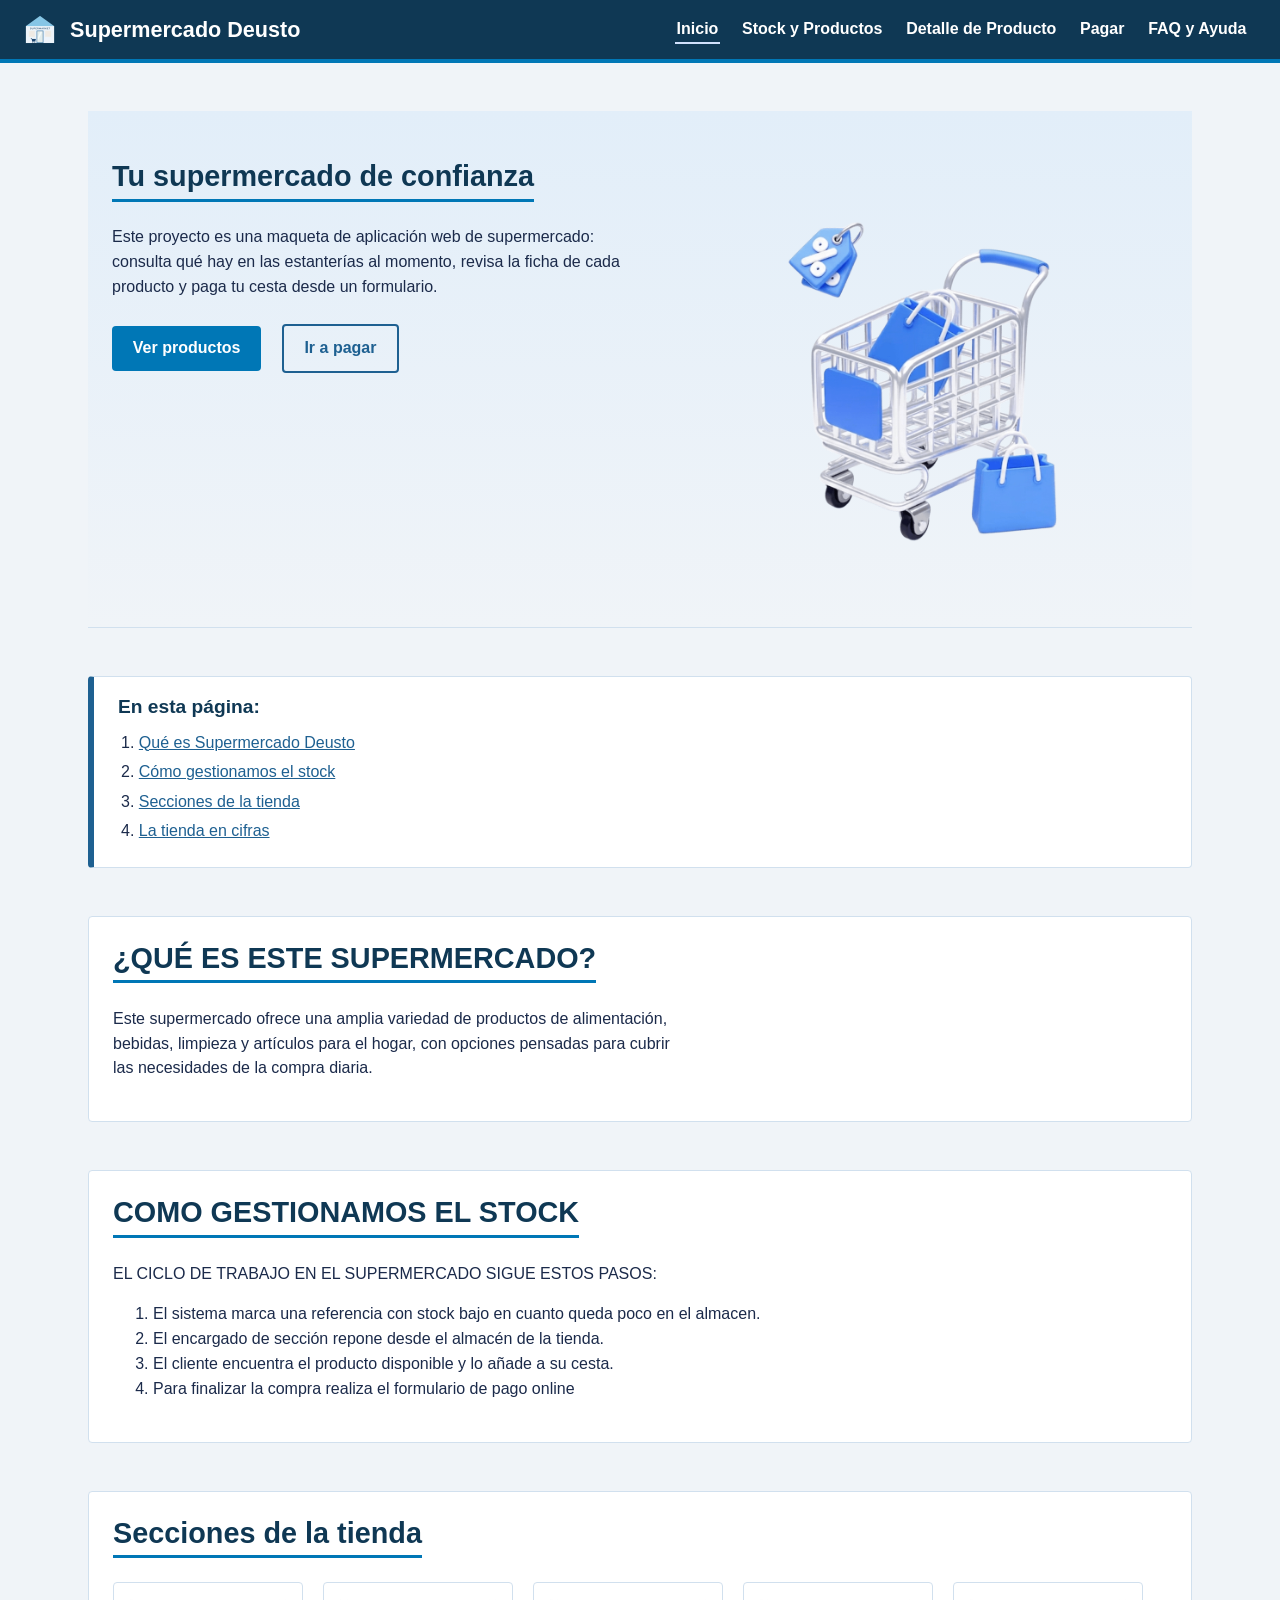
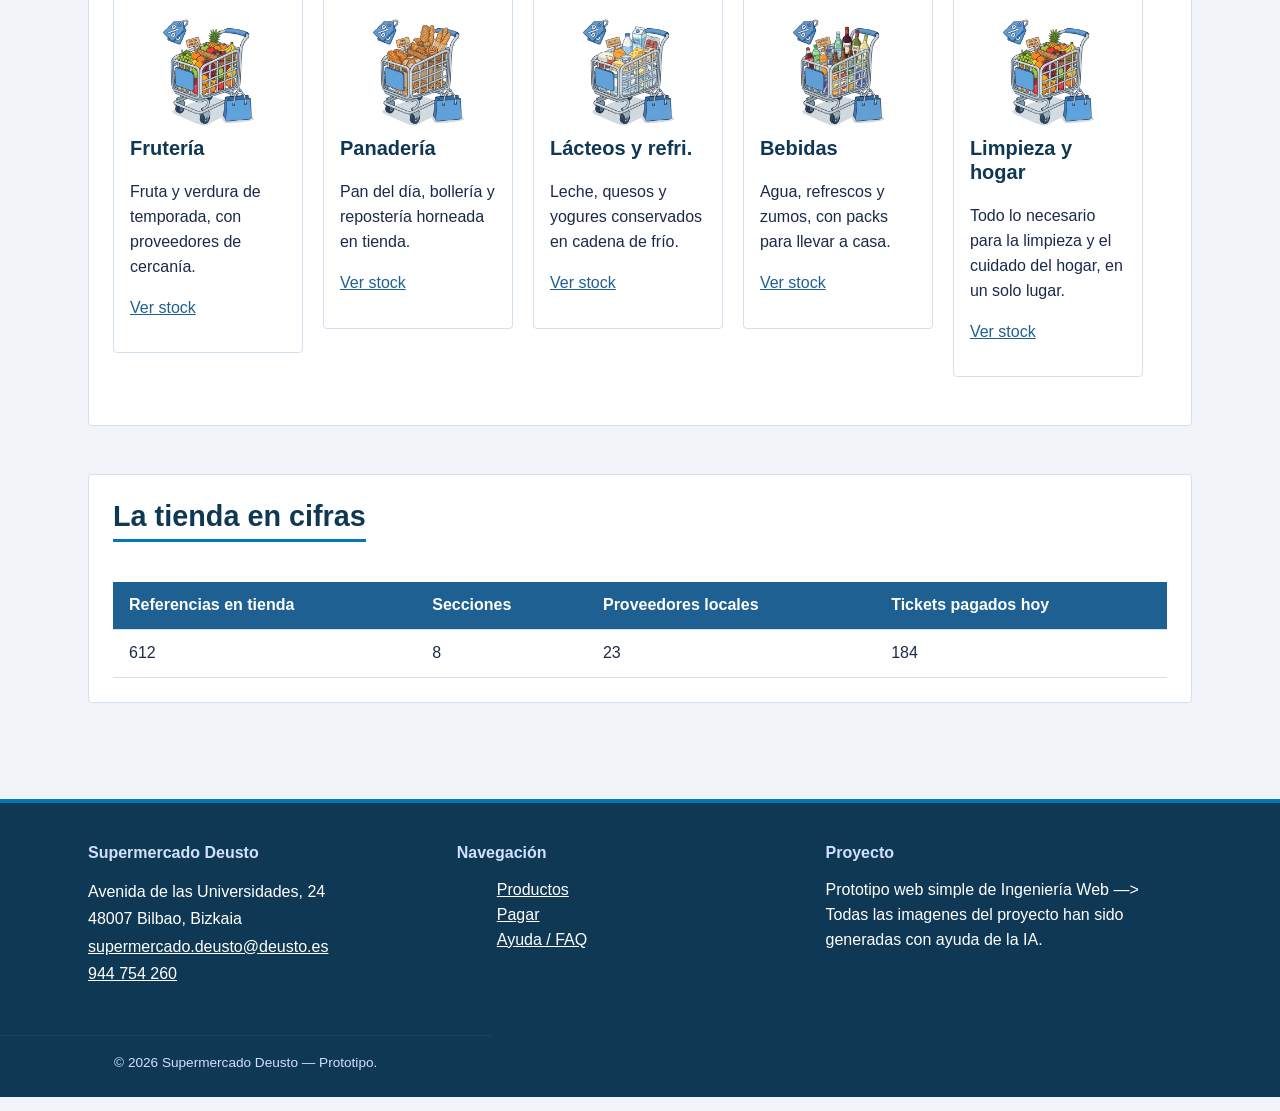
<file: index.html>
<!DOCTYPE html>
<html lang="es">
    <head>
        <meta charset="UTF-8">
        <title> Supermercado Deusto - Gestión de Stock y Compras</title>
        <link rel="stylesheet" href="styles.css">
        <link rel="icon" href="images/icon.png">
        <meta name="viewport" content="width=device-width, initial-scale=1.0">
    </head>

    <!-- CABECERA DE NAVEGACIÓN GLOBAL -->
    <header id="cabecera-principal" class="cabecera">
        <div class="contenedor-logo">
            <img src="images/icon.png" alt="Logotipo del Supermercado" class="logo">
            <h1 class="titulo">Supermercado Deusto</h1>
        </div>
        
        <nav aria-label="Navegación principal">
            <ul class="menu">
                <li><a href="index.html" class="enlace-activo">Inicio</a></li>
                <li><a href="productos.html">Stock y Productos</a></li>
                <li><a href="detalle-producto.html">Detalle de Producto</a></li>
                <li><a href="pagar.html">Pagar</a></li>
                <li><a href="ayuda.html">FAQ y Ayuda</a></li>
            </ul>
        </nav>
    </header>

    <!-- CONTENIDO PRINCIPAL-->
    <main id="contenido">
        <section class="presentacion">
          <div class="contenedor">
            <div class="texto-inicio">
              <h2>Tu supermercado de confianza</h2>
              <p>Este proyecto es una maqueta de aplicación web de supermercado: consulta qué hay
                en las estanterías al momento, revisa la ficha de cada producto y paga tu cesta desde un
                formulario.</p>
              <div class="botones">
                <a class="btn1" href="productos.html">Ver productos</a>
                <a class="btn2" href="pagar.html">Ir a pagar</a>
              </div>
            </div>
            <div class="imagen">
              <img src="images/carrito-sinfondo.png" alt="Ilustración de carrito con descuento">
            </div>
          </div>
        </section>

        <nav class="menu-pagina">
            <div class="cabecera-caja">
              <h2>En esta página:</h2>
            </div>
            <ol>
              <li><a href="#que_es">Qué es Supermercado Deusto</a></li>
              <li><a href="#como_funciona">Cómo gestionamos el stock</a></li>
              <li><a href="#secciones">Secciones de la tienda</a></li>
              <li><a href="#cifras">La tienda en cifras</a></li>
            </ol>
        </nav>

        <!-- DESCRIPCION SUPER-->
        <section id="que_es" class="box">
          <h2>¿QUÉ ES ESTE SUPERMERCADO?</h2>
          <p>
            Este supermercado ofrece una amplia variedad de productos de alimentación, bebidas, limpieza y artículos para el hogar, con opciones pensadas para cubrir las necesidades de la compra diaria.
          </p>
        </section>

        <!--COMO FUNCIONA-->
        <section id="como_funciona" class="box">
            <div class="cabecera_caja">
                <h2>COMO GESTIONAMOS EL STOCK</h2>
            </div>
            <p> EL CICLO DE TRABAJO EN EL SUPERMERCADO SIGUE ESTOS PASOS:</p>
            <ol>
                <li>El sistema marca una referencia con stock bajo en cuanto queda poco en el almacen.</li>
                <li>El encargado de sección repone desde el almacén de la tienda.</li>
                <li>El cliente encuentra el producto disponible y lo añade a su cesta.</li>
                <li>Para finalizar la compra realiza el <a href="pagar.html"></a>formulario de pago online</li>
            </ol>
        </section>

        <!--SECCIONES DE LA TIENDA-->
        <section id="secciones" class="box">
            <div class="cabecera_caja">
                <h2>Secciones de la tienda</h2>
            </div>

          <article class="cart-sections">
            <header>
              <div class="contenedor-imagen">
                <img src="images/carrito-fruta.jpg" alt="Frutería" width="175" height="175">
              </div>
              <h3> Frutería</h3>
            </header>
            <div>
              <p>Fruta y verdura de temporada, con proveedores de cercanía.</p>
            </div>
            <footer>
              <p><a href="productos.html">Ver stock</a></p>
            </footer>
          </article>

          <article class="cart-sections">
            <header>
              <div class="contenedor-imagen">
                <img src="images/carrito-pan.jpg" alt="Panadería" width="175" height="175">
              </div>
              <h3> Panadería</h3>
            </header>
            <div>
              <p>Pan del día, bollería y repostería horneada en tienda.</p>
            </div>
            <footer>
              <p><a href="productos.html">Ver stock</a></p>
            </footer>
          </article>

          <article class="cart-sections">
            <header>
              <div class="contenedor-imagen">
                <img src="images/carrito-lacteos.jpg" alt="Lácteos y refrigerados" width="175" height="175">
              </div>
              <h3> Lácteos y refri.</h3>
            </header>
            <div>
              <p>Leche, quesos y yogures conservados en cadena de frío.</p>
            </div>
            <footer>
              <p><a href="productos.html">Ver stock</a></p>
            </footer>
          </article>

          <article class="cart-sections">
            <header>
              <div class="contenedor-imagen">
                <img src="images/carrito-bebidas.jpg" alt="Bebidas" width="175" height="175">
              </div>
              <h3> Bebidas</h3>
            </header>
            <div>
              <p>Agua, refrescos y zumos, con packs para llevar a casa.</p>
            </div>
            <footer>
              <p><a href="productos.html">Ver stock</a></p>
            </footer>
          </article>

          <article class="cart-sections">
            <header>
              <div class="contenedor-imagen">
                <img src="images/carrito-fruta.jpg" alt="Limpieza y hogar" width="175" height="175">
              </div>
              <h3> Limpieza y hogar </h3>
            </header>
            <div>
              <p>Todo lo necesario para la limpieza y el cuidado del hogar, en un solo lugar.</p>
            </div>
            <footer>
              <p><a href="productos.html">Ver stock</a></p>
            </footer>
          </article>
        </section>

        <!--CIFRAS-->
        <section id="cifras" class="box">
            <div class="cabecera_caja">
              <h2>La tienda en cifras</h2>
            </div>
            
            <table>
              <thead>
                <tr>
                  <th>Referencias en tienda</th>
                  <th>Secciones</th>
                  <th>Proveedores locales</th>
                  <th>Tickets pagados hoy</th>
                </tr>
              </thead>
              <tbody>
                <tr>
                  <td>612</td>
                  <td>8</td>
                  <td>23</td>
                  <td>184</td>
                </tr>
              </tbody>
            </table>
          </section>
    </main>

    <!--FOOTER-->
    <footer id="site-footer">
      <div class="contenedor-bottom">
        <div>
          <h3>Supermercado Deusto</h3>
            <address style="font-style: normal; margin-top: 0.5rem;">
            Avenida de las Universidades, 24<br>
            48007 Bilbao, Bizkaia<br>
              <a href="mailto:supermercado.deusto@deusto.es">supermercado.deusto@deusto.es</a><br>
              <a href="tel:+944754260">944&nbsp;754&nbsp;260</a>
            </address>
        </div>
      <div>
        <h3>Navegación</h3>
          <ul style="list-style: none; margin-top: 0.5rem;">
            <li><a href="productos.html">Productos</a></li>
            <li><a href="pagar.html">Pagar</a></li>
            <li><a href="ayuda.html">Ayuda / FAQ</a></li>
          </ul>
      </div>
        <div>
          <h3>Proyecto</h3>
            <p class="text-soft" style="margin-top: 0.5rem;">Prototipo web simple de Ingeniería Web —> Todas las imagenes del proyecto han sido generadas con ayuda de la IA.</p>
        </div>
      </div>
      <p class="footer-bottom">&copy; <time datetime="2026">2026</time> Supermercado Deusto — Prototipo.</p>
    </footer>
</html>
</file>
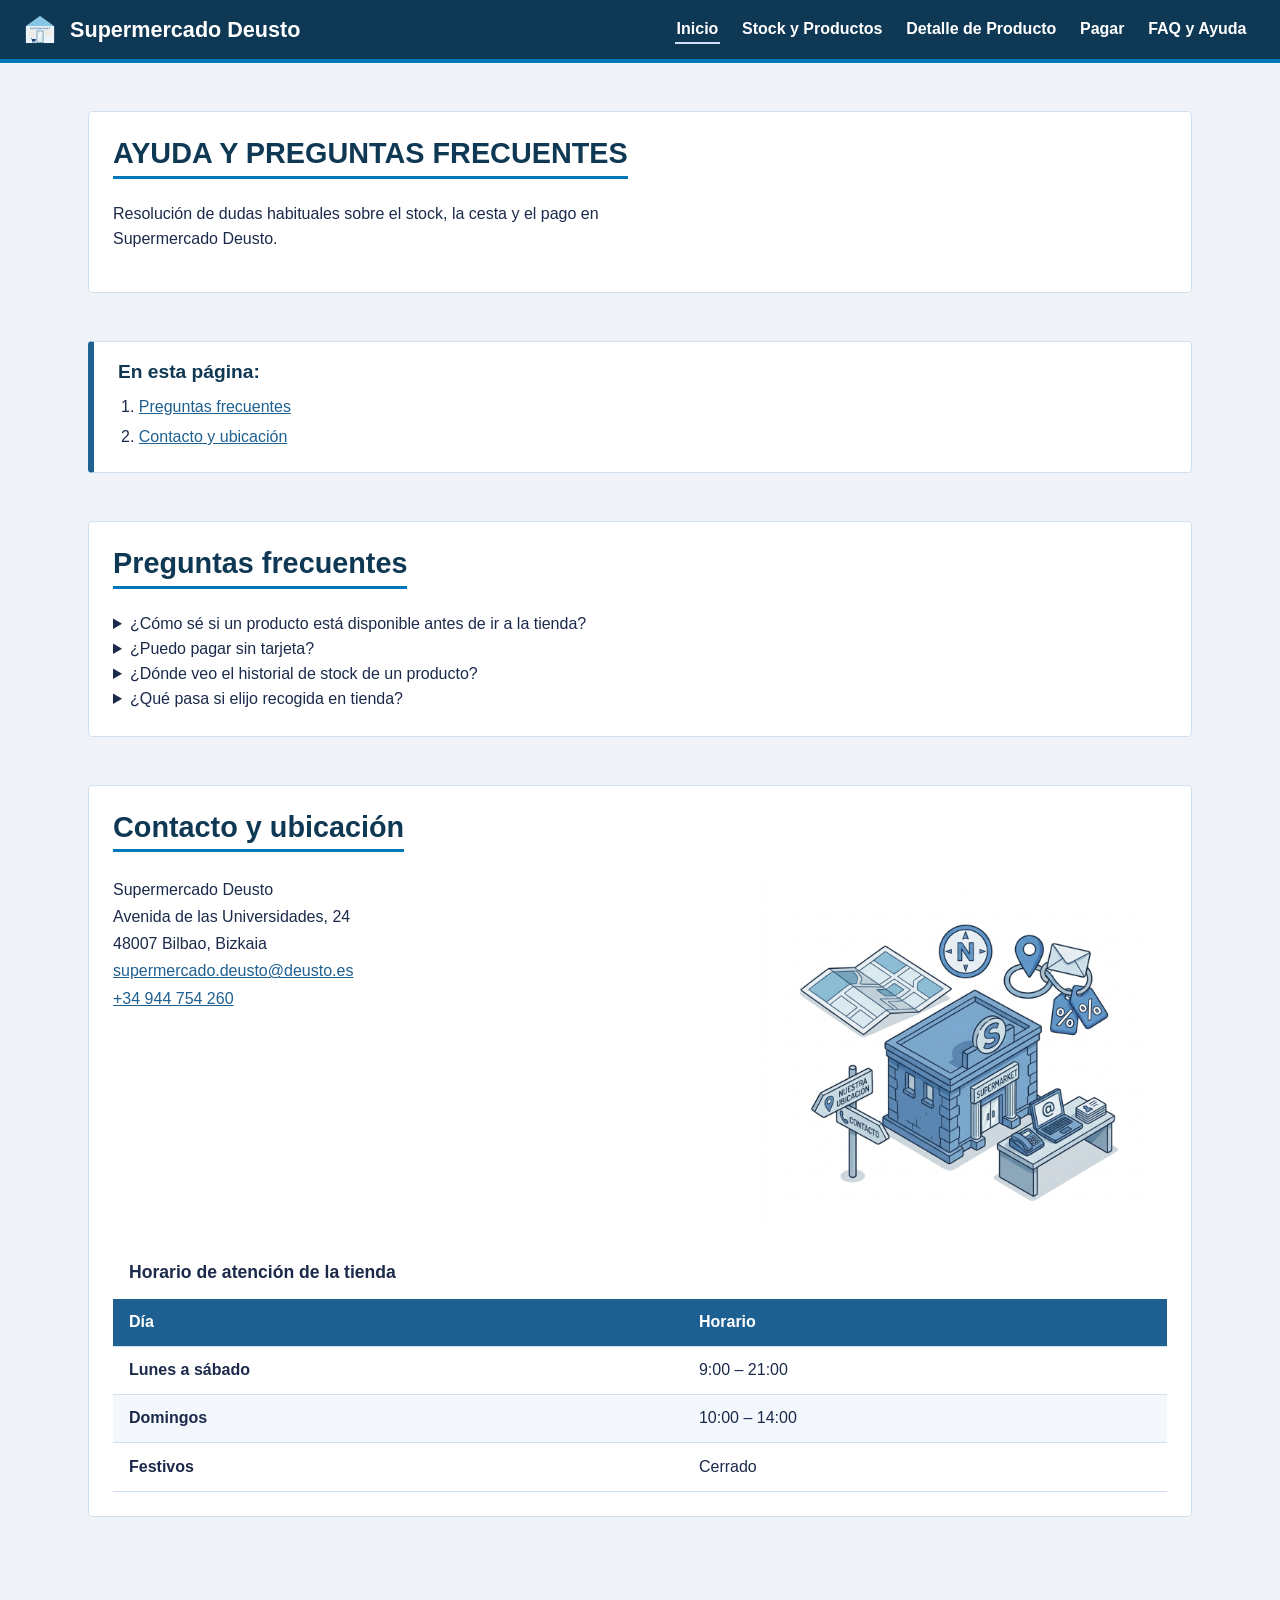
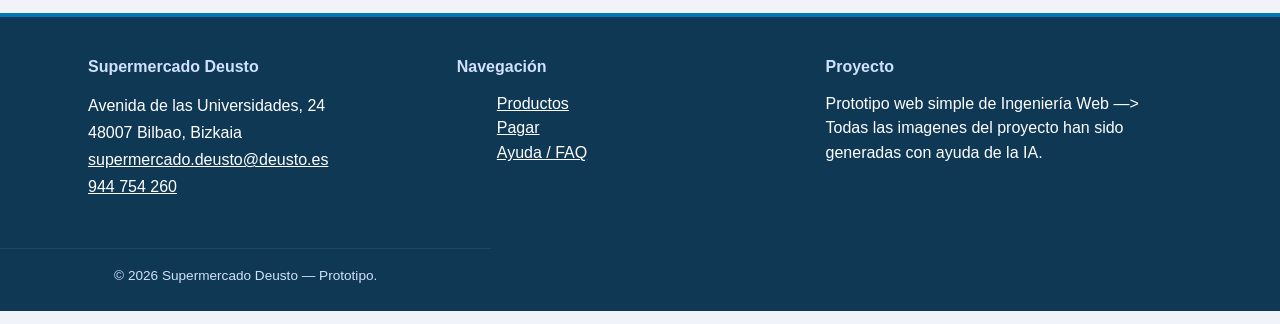
<file: ayuda.html>
<!DOCTYPE html>
<html lang="es">
<head>
    <meta charset="UTF-8">
    <meta name="viewport" content="width=device-width, initial-scale=1.0">
    <title>Supermercado Deusto - FAQ y Ayuda</title>
    <link rel="stylesheet" href="styles.css">
    <link rel="icon" href="images/icon.png">
</head>
<body>
    <!-- CABECERA DE NAVEGACIÓN GLOBAL -->
    <header id="cabecera-principal" class="cabecera">
        <div class="contenedor-logo">
            <img src="images/icon.png" alt="Logotipo del Supermercado" class="logo">
            <h1 class="titulo">Supermercado Deusto</h1>
        </div>
        
        <nav aria-label="Navegación principal">
            <ul class="menu">
                <li><a href="index.html" class="enlace-activo">Inicio</a></li>
                <li><a href="productos.html">Stock y Productos</a></li>
                <li><a href="detalle-producto.html">Detalle de Producto</a></li>
                <li><a href="nuevo-pedido.html">Pagar</a></li>
                <li><a href="ayuda.html">FAQ y Ayuda</a></li>
            </ul>
        </nav>
    </header>

    <main id="contenido">
        <section class="box">
            <div class="cabecera-caja">
                <h2>AYUDA Y PREGUNTAS FRECUENTES</h2>
            </div>
            <p> Resolución de dudas habituales sobre el stock, la cesta y el pago en Supermercado Deusto.</p>
        </section>

        <nav class="menu-pagina">
            <div class="cabecera-caja">
              <h2>En esta página: </h2>
            </div>
            <ol>
              <li><a href="#faq">Preguntas frecuentes</a></li>
              <li><a href="#contacto">Contacto y ubicación</a></li>
            </ol>
        </nav>

        <section id="faq" class="box">
            <div class="cabecera-caja">
                <h2>Preguntas frecuentes</h2>
            </div>

            <details>
                <summary>¿Cómo sé si un producto está disponible antes de ir a la tienda?</summary>
                <p>En el <a href="productos.html">listado de productos</a> cada referencia muestra un estado de 
                   <strong>Disponible</strong>, <strong>Stock bajo</strong> o <strong>Agotado</strong> según las existencias reales en el lineal.</p>
            </details>

            <details>
                <summary>¿Puedo pagar sin tarjeta?</summary>
                <p>Sí. En el formulario de <a href="pagar.html">pago</a> puedes elegir Bizum o efectivo al recoger el
                   pedido, además de tarjeta de crédito o débito.</p>
            </details>

            <details>
                <summary>¿Dónde veo el historial de stock de un producto?</summary>
                <p>Entra en la <a href="detalle-producto.html">ficha del producto</a> y consulta la sección
                   de detalles y disponibilidad de la referencia.</p>
            </details>

            <details>
                <summary>¿Qué pasa si elijo recogida en tienda?</summary>
                <p>El pedido se prepara en el horario que indiques en el formulario de pago y queda reservado en caja
                   con tu nombre hasta que lo recojas.</p>
            </details>
        </section>

        <section id="contacto" class="box">
            <div class="cabecera-caja">
              <h2>Contacto y ubicación</h2>
            </div>
          
            <address>
              Supermercado Deusto<br>
              Avenida de las Universidades, 24<br>
              48007 Bilbao, Bizkaia<br>
              <a href="mailto:supermercado.deusto@deusto.es">supermercado.deusto@deusto.es</a><br>
              <a href="tel:+34944754260">+34 944 754 260</a>
            </address>
          
            <div class="contacto-imagen">
                <img src="images/infoycontacto.jpg" alt="Ubicación Supermercado Deusto">
            </div>

            <table>
              <caption>Horario de atención de la tienda</caption>
              <thead>
                <tr>
                  <th>Día</th>
                  <th>Horario</th>
                </tr>
              </thead>
              <tbody>
                <tr>
                  <td><strong>Lunes a sábado</strong></td>
                  <td>9:00 &ndash; 21:00</td>
                </tr>
                <tr>
                  <td><strong>Domingos</strong></td>
                  <td>10:00 &ndash; 14:00</td>
                </tr>
                <tr>
                  <td><strong>Festivos</strong></td>
                  <td>Cerrado</td>
                </tr>
              </tbody>
            </table>
        </section>

    </main>

    <!-- FOOTER -->
    <footer id="site-footer">
        <div class="contenedor-bottom">
            <div>
                <h3>Supermercado Deusto</h3>
                <address style="font-style: normal; margin-top: 0.5rem;">
                    Avenida de las Universidades, 24<br>
                    48007 Bilbao, Bizkaia<br>
                    <a href="mailto:supermercado.deusto@deusto.es">supermercado.deusto@deusto.es</a><br>
                    <a href="tel:+944754260">944&nbsp;754&nbsp;260</a>
                </address>
            </div>
            <div>
                <h3>Navegación</h3>
                <ul style="list-style: none; margin-top: 0.5rem;">
                    <li><a href="productos.html">Productos</a></li>
                    <li><a href="pagar.html">Pagar</a></li>
                    <li><a href="ayuda.html">Ayuda / FAQ</a></li>
                </ul>
            </div>
            <div>
                <h3>Proyecto</h3>
                <p class="text-soft" style="margin-top: 0.5rem;">Prototipo web simple de Ingeniería Web —> Todas las imagenes del proyecto han sido generadas con ayuda de la IA.</p>
            </div>
        </div>
        <p class="footer-bottom">&copy; <time datetime="2026">2026</time> Supermercado Deusto — Prototipo.</p>
    </footer>
</body>
</html>
</file>
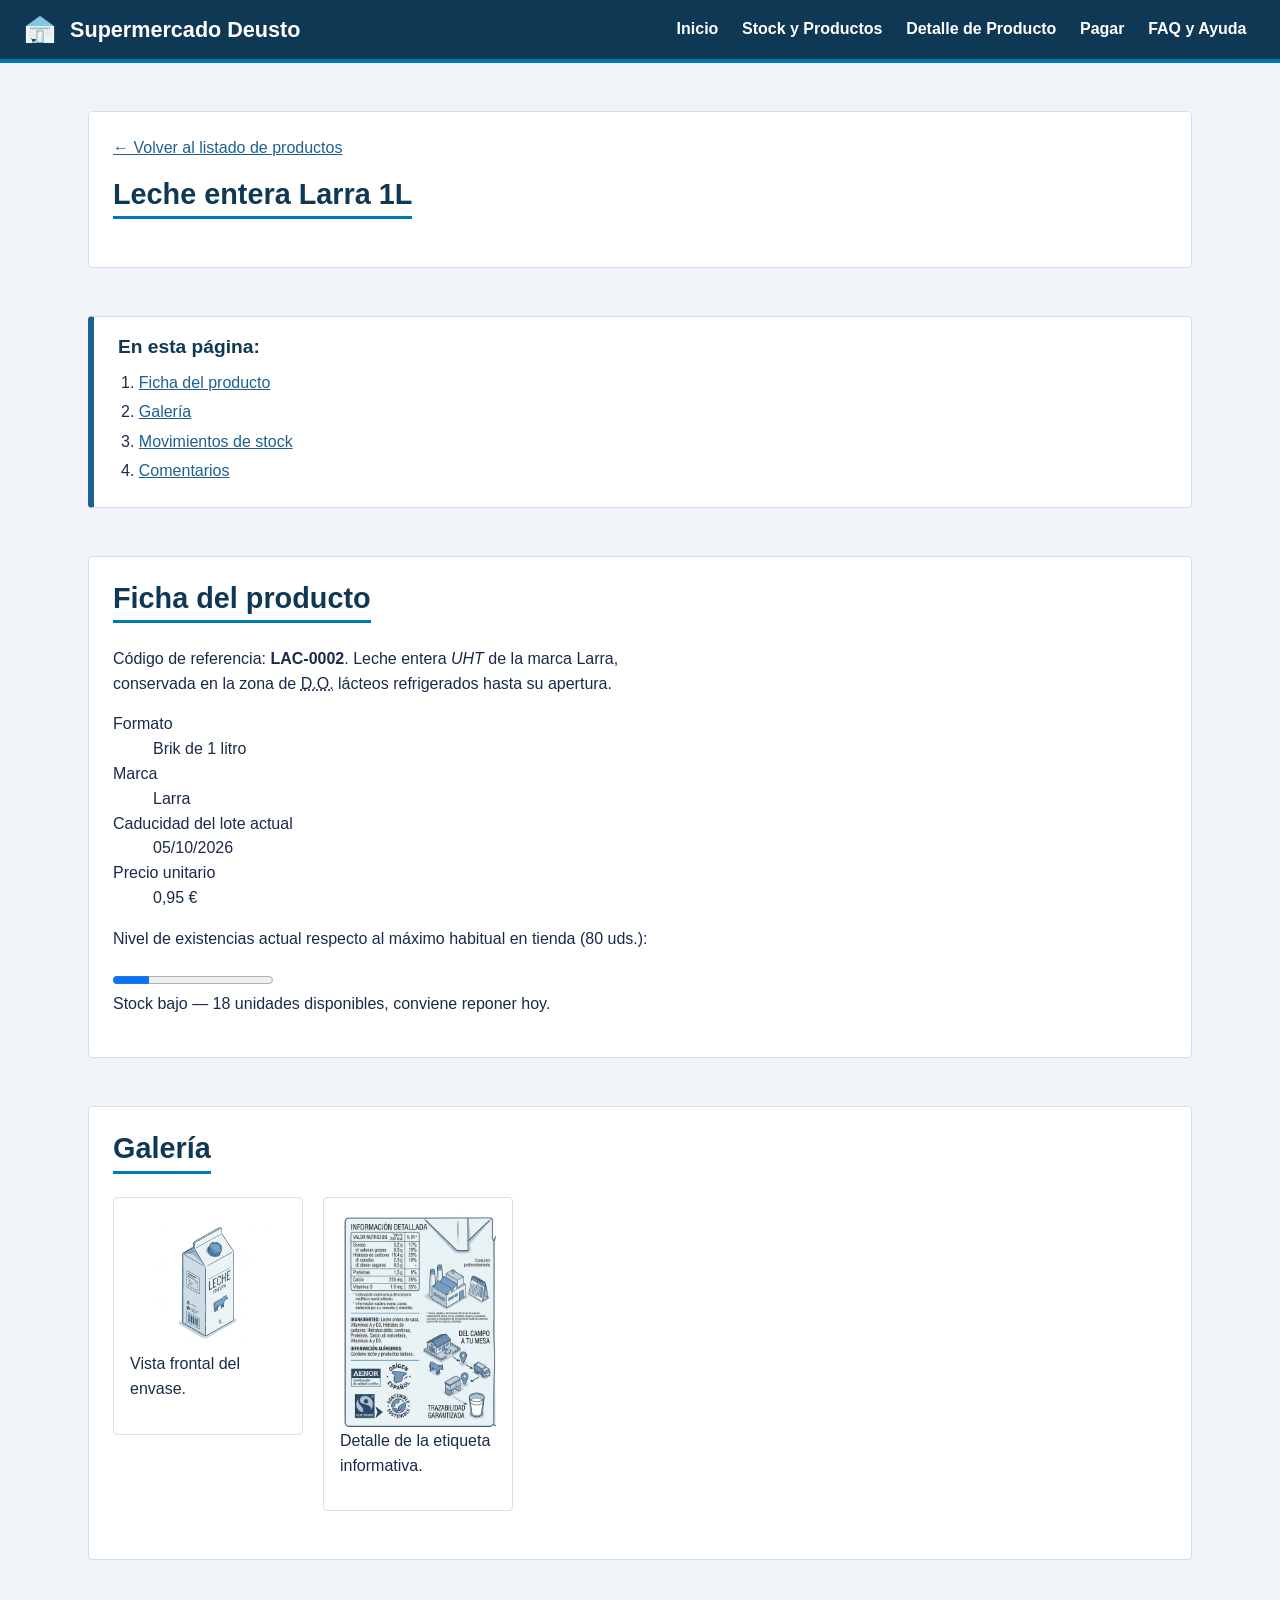
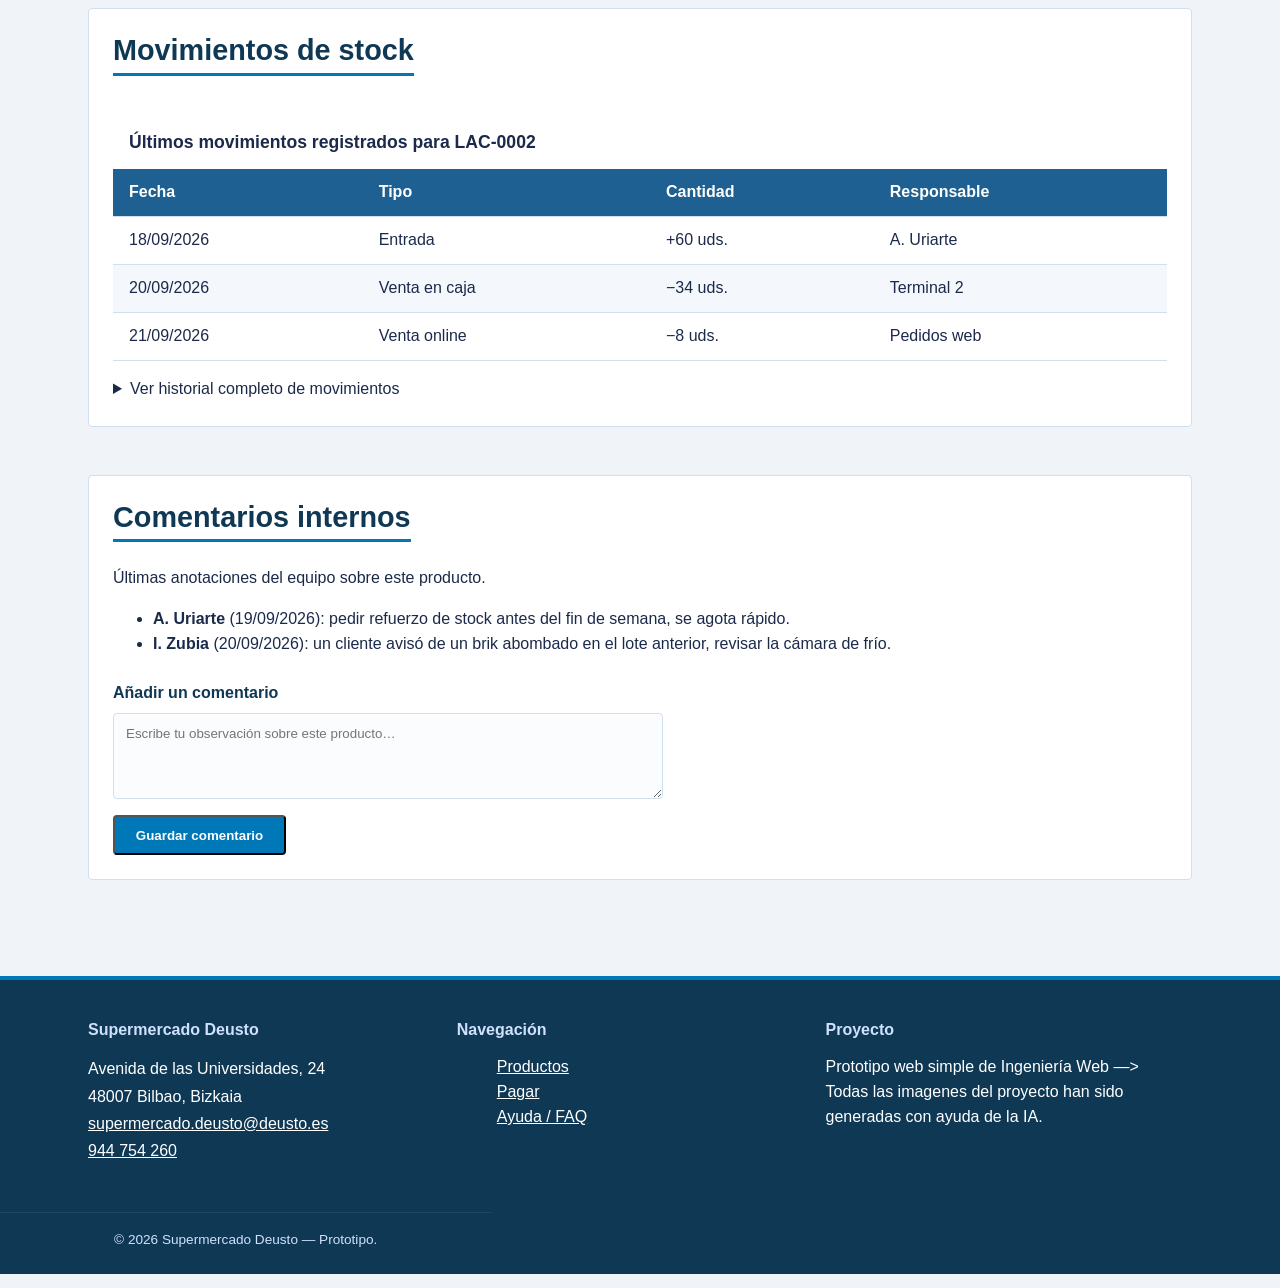
<file: detalle-producto.html>
<!DOCTYPE html>
<html lang="es">
<head>
  <meta charset="UTF-8">
  <meta name="viewport" content="width=device-width, initial-scale=1.0">
  <title>Supermercado Deusto - Detalle Producto</title>
  <meta name="description" content="Ficha de producto: leche entera Larra 1L, movimientos de stock y comentarios internos.">
  <link rel="icon" href="images/icon.png">
  <link rel="stylesheet" href="styles.css">
</head>
<body>
  <!-- CABECERA DE NAVEGACIÓN GLOBAL -->
  <header id="cabecera-principal" class="cabecera">
    <div class="contenedor-logo">
      <img src="images/icon.png" alt="Logotipo del Supermercado" class="logo">
      <h1 class="titulo">Supermercado Deusto</h1>
    </div>
    
    <nav aria-label="Navegación principal">
      <ul class="menu">
        <li><a href="index.html">Inicio</a></li>
        <li><a href="productos.html">Stock y Productos</a></li>
        <li><a href="detalle-producto.html">Detalle de Producto</a></li>
        <li><a href="pagar.html">Pagar</a></li>
        <li><a href="ayuda.html">FAQ y Ayuda</a></li>
      </ul>
    </nav>
  </header>

  <main id="contenido">
    <!-- VOLVER Y TÍTULO -->
    <section class="box">
      <p><a href="productos.html">&larr; Volver al listado de productos</a></p>
      <h2>Leche entera Larra 1L</h2>
    </section>

    <!-- ÍNDICE DE PÁGINA -->
    <nav class="menu-pagina">
      <div class="cabecera-caja">
        <h2>En esta página:</h2>
      </div>
      <ol>
        <li><a href="#ficha">Ficha del producto</a></li>
        <li><a href="#galeria">Galería</a></li>
        <li><a href="#movimientos">Movimientos de stock</a></li>
        <li><a href="#comentarios">Comentarios</a></li>
      </ol>
    </nav>

    <!-- 1. FICHA DEL PRODUCTO -->
    <section id="ficha" class="box">
      <div class="cabecera-caja">
        <h2>Ficha del producto</h2>
      </div>
      
        <p>Código de referencia: <strong>LAC-0002</strong>. Leche entera <em>UHT</em> de la marca Larra, conservada en la zona de <abbr title="Producto de Denominación de Origen">D.O.</abbr> lácteos refrigerados hasta su apertura.</p>
        <dl>
          <dt>Formato</dt>
          <dd>Brik de 1 litro</dd>
          <dt>Marca</dt>
          <dd>Larra</dd>
          <dt>Caducidad del lote actual</dt>
          <dd><time datetime="2026-10-05">05/10/2026</time></dd>
          <dt>Precio unitario</dt>
          <dd>0,95 €</dd>
        </dl>
        <p>Nivel de existencias actual respecto al máximo habitual en tienda (80 uds.):</p>
        <progress value="18" max="80" aria-label="Stock actual de LAC-0002">18 de 80</progress>
        <p><span class="badge badge-bajo">Stock bajo</span> — 18 unidades disponibles, conviene reponer hoy.</p>
    </section>

    <section id="galeria" class="box">
        <div class="cabecera_caja">
          <h2>Galería</h2>
        </div>
      
        <div class="cart-sections">
          <div class="contenedor-imagen">
            <img src="images/leche.jpg" alt="Cartón de leche entera Larra" width="175" height="175">
          </div>
          <p>Vista frontal del envase.</p>
        </div>
        
        <div class="cart-sections">
          <div class="contenedor-imagen">
            <img src="images/leche-detalle.jpg" alt="Detalle del producto" width="175" height="175">
          </div>
          <p>Detalle de la etiqueta informativa.</p>
        </div>
      </section>

    <!-- 3. MOVIMIENTOS DE STOCK -->
    <section id="movimientos" class="box">
      <div class="cabecera-caja">
        <h2>Movimientos de stock</h2>
      </div>
      <table>
        <caption>Últimos movimientos registrados para LAC-0002</caption>
        <thead>
          <tr>
            <th>Fecha</th>
            <th>Tipo</th>
            <th>Cantidad</th>
            <th>Responsable</th>
          </tr>
        </thead>
        <tbody>
          <tr>
            <td><time datetime="2026-09-18">18/09/2026</time></td>
            <td>Entrada</td>
            <td>+60 uds.</td>
            <td>A. Uriarte</td>
          </tr>
          <tr>
            <td><time datetime="2026-09-20">20/09/2026</time></td>
            <td>Venta en caja</td>
            <td>&minus;34 uds.</td>
            <td>Terminal 2</td>
          </tr>
          <tr>
            <td><time datetime="2026-09-21">21/09/2026</time></td>
            <td>Venta online</td>
            <td>&minus;8 uds.</td>
            <td>Pedidos web</td>
          </tr>
        </tbody>
      </table>
      <details style="margin-top: 1rem;">
        <summary>Ver historial completo de movimientos</summary>
        <p>El historial completo incluye 96 movimientos desde el alta del producto en el sistema, el <time datetime="2025-03-04">4 de marzo de 2025</time>. Consúltalo entero desde el informe semanal de la sección de lácteos.</p>
      </details>
    </section>

    <section id="comentarios" class="box">
      <div class="cabecera_caja">
        <h2>Comentarios internos</h2>
      </div>
      
      <p class="text-soft">Últimas anotaciones del equipo sobre este producto.</p>
      
      <ul>
        <li><strong>A. Uriarte</strong> (<time datetime="2026-09-19">19/09/2026</time>): pedir refuerzo de stock antes del fin de semana, se agota rápido.</li>
        <li><strong>I. Zubia</strong> (<time datetime="2026-09-20">20/09/2026</time>): un cliente avisó de un brik abombado en el lote anterior, revisar la cámara de frío.</li>
      </ul>
    
      <form class="form-comentario">
        <div class="campo">
          <label for="comentario">Añadir un comentario</label>
          <textarea id="comentario" name="comentario" rows="4" placeholder="Escribe tu observación sobre este producto…"></textarea>
        </div>
        <div class="form-actions">
          <button type="submit" class="btn1">Guardar comentario</button>
        </div>
      </form>
    </section>
  
  </main>

  <!-- FOOTER -->
  <footer id="site-footer">
    <div class="contenedor-bottom">
      <div>
        <h3>Supermercado Deusto</h3>
          <address style="font-style: normal; margin-top: 0.5rem;">
          Avenida de las Universidades, 24<br>
          48007 Bilbao, Bizkaia<br>
            <a href="mailto:supermercado.deusto@deusto.es">supermercado.deusto@deusto.es</a><br>
            <a href="tel:+944754260">944&nbsp;754&nbsp;260</a>
          </address>
      </div>
    <div>
      <h3>Navegación</h3>
        <ul style="list-style: none; margin-top: 0.5rem;">
          <li><a href="productos.html">Productos</a></li>
          <li><a href="pagar.html">Pagar</a></li>
          <li><a href="ayuda.html">Ayuda / FAQ</a></li>
        </ul>
    </div>
      <div>
        <h3>Proyecto</h3>
          <p class="text-soft" style="margin-top: 0.5rem;">Prototipo web simple de Ingeniería Web —> Todas las imagenes del proyecto han sido generadas con ayuda de la IA.</p>
      </div>
    </div>
    <p class="footer-bottom">&copy; <time datetime="2026">2026</time> Supermercado Deusto — Prototipo.</p>
  </footer>
</body>
</html>
</file>
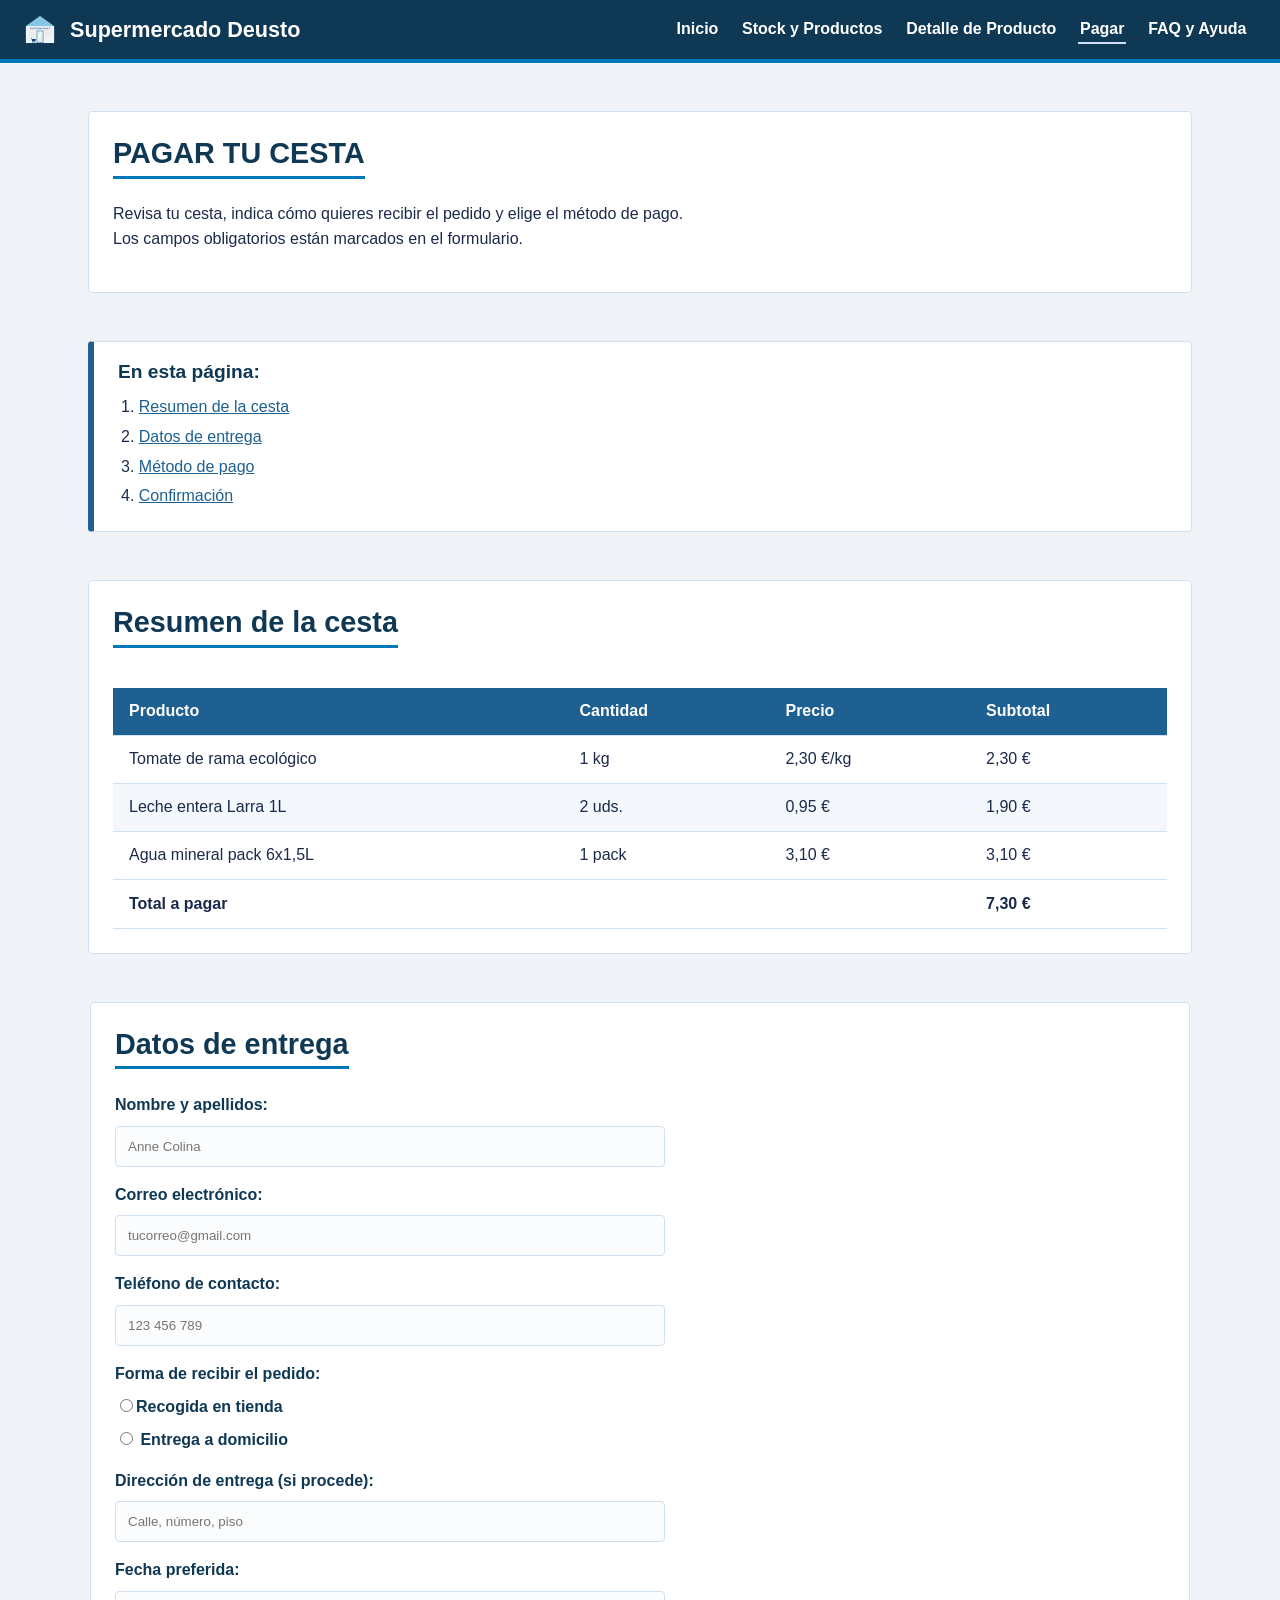
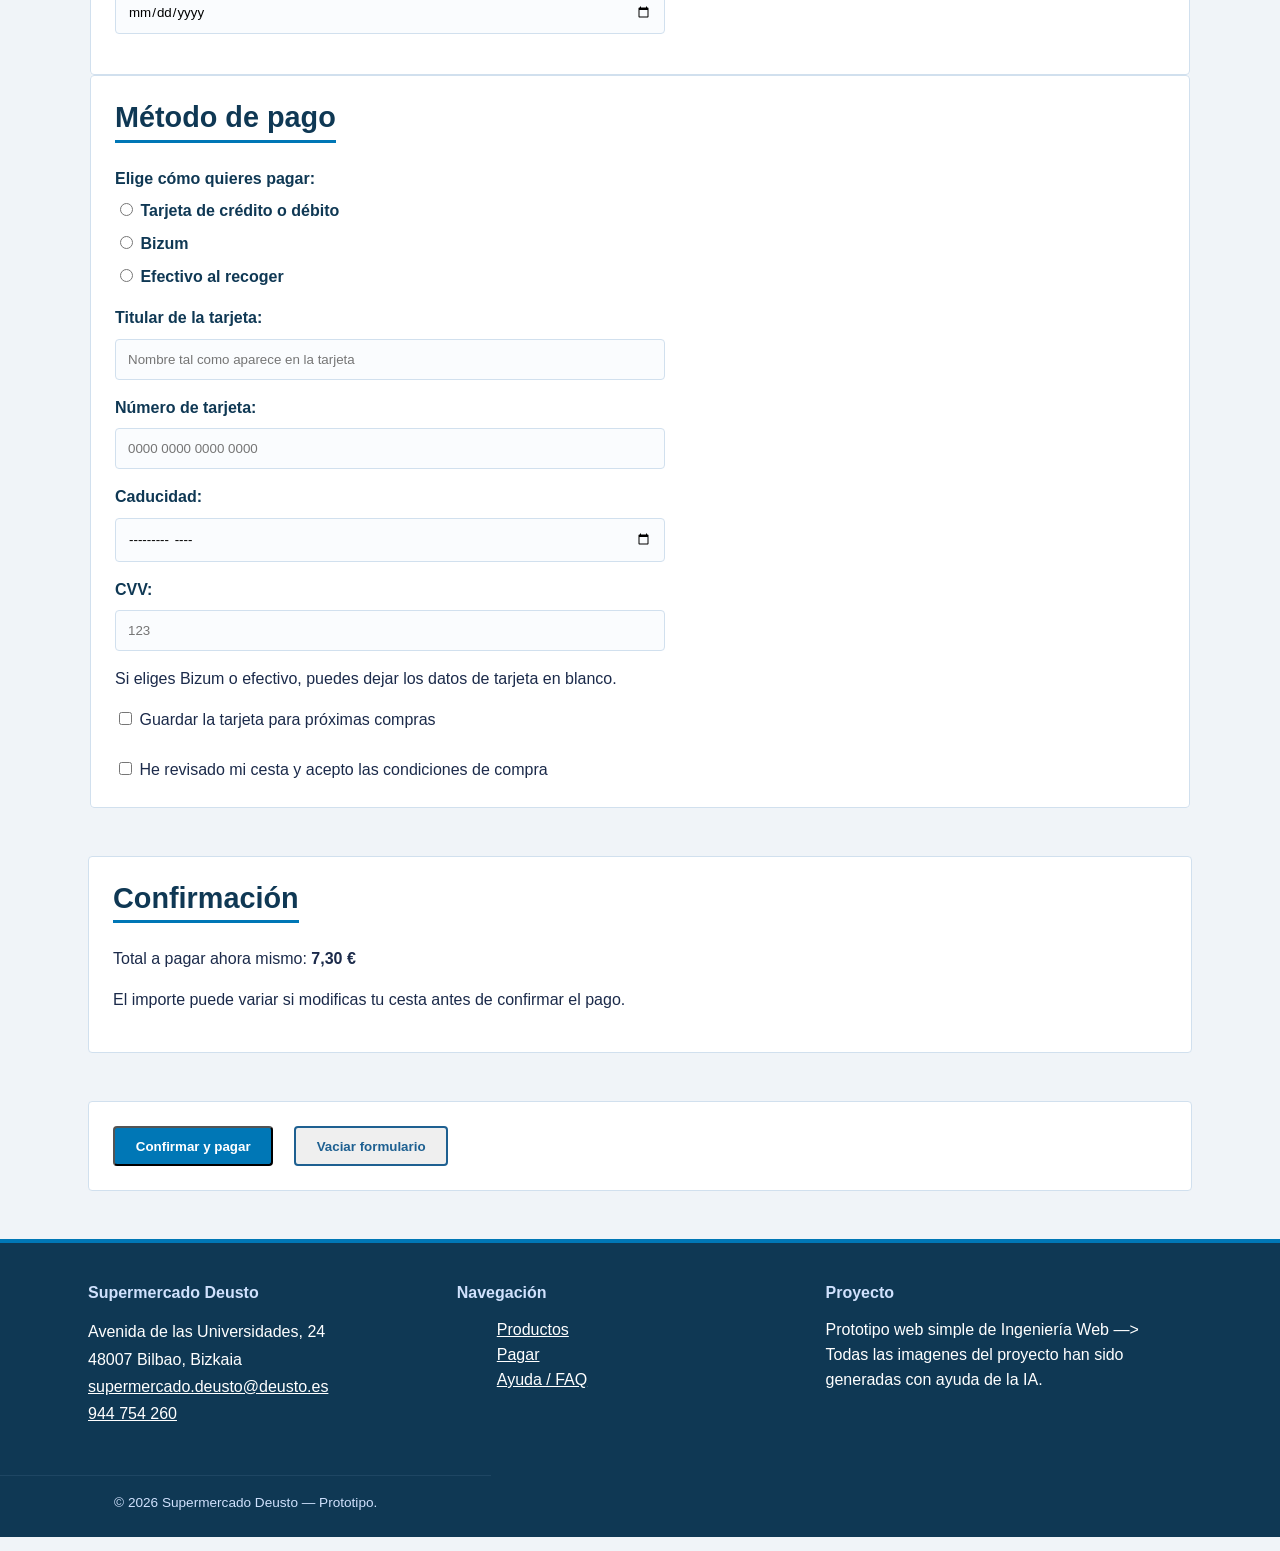
<file: pagar.html>
<!DOCTYPE html>
<html lang="es">
    <head>
        <meta charset="UTF-8">
        <meta name="viewport" content="width=device-width, initial-scale=1.0">
        <title>Supermercado Deusto- Stock y Productos</title>
        <link rel="stylesheet" href="styles.css">
        <link rel="icon" href="images/icon.png">
    </head>

    <body>
        <!-- CABECERA DE NAVEGACIÓN GLOBAL -->
        <header id="cabecera-principal" class="cabecera">
            <div class="contenedor-logo">
                <img src="images/icon.png" alt="Logotipo del Supermercado" class="logo">
                <h1 class="titulo">Supermercado Deusto</h1>
            </div>
            
            <nav aria-label="Navegación principal">
                <ul class="menu">
                    <li><a href="index.html">Inicio</a></li>
                    <li><a href="productos.html">Stock y Productos</a></li>
                    <li><a href="detalle-producto.html">Detalle de Producto</a></li>
                    <li><a href="pagar.html" class="enlace-activo">Pagar</a></li>
                    <li><a href="ayuda.html">FAQ y Ayuda</a></li>
                </ul>
            </nav>
        </header>

        <!-- CONTENIDO PRINCIPAL -->
        <main id="contenido">
        <!-- CABECERA DE LA PÁGINA -->
        <section class="box">
            <div class="cabecera-caja">
                <h2>PAGAR TU CESTA</h2>
            </div>
            <p>Revisa tu cesta, indica cómo quieres recibir el pedido y elige el método de pago.
                Los campos obligatorios están marcados en el formulario.</p>
        </section>

        <!-- ÍNDICE INTERNO -->
        <nav id="indice-pagina" class="menu-pagina">
            <div class="cabecera-caja">
                <h2>En esta página:</h2>
            </div>
            <ol>
                <li><a href="#resumen-compra">Resumen de la cesta</a></li>
                <li><a href="#datos-cliente">Datos de entrega</a></li>
                <li><a href="#metodo-pago">Método de pago</a></li>
                <li><a href="#confirmacion">Confirmación</a></li>
            </ol>
        </nav>

        <!-- RESUMEN DE LA CESTA -->
        <section id="resumen-compra" class="box">
            <div class="cabecera-caja">
                <h2>Resumen de la cesta</h2>
            </div>
            <table>
                <thead>
                    <tr>
                        <th>Producto</th>
                        <th>Cantidad</th>
                        <th>Precio</th>
                        <th>Subtotal</th>
                    </tr>
                </thead>
                <tbody>
                    <tr>
                        <td>Tomate de rama ecológico</td>
                        <td>1 kg</td>
                        <td>2,30 €/kg</td>
                        <td>2,30 €</td>
                    </tr>
                    <tr>
                        <td>Leche entera Larra 1L</td>
                        <td>2 uds.</td>
                        <td>0,95 €</td>
                        <td>1,90 €</td>
                    </tr>
                    <tr>
                        <td>Agua mineral pack 6x1,5L</td>
                        <td>1 pack</td>
                        <td>3,10 €</td>
                        <td>3,10 €</td>
                    </tr>
                </tbody>
                <tfoot>
                    <tr>
                        <td colspan="3"><strong>Total a pagar</strong></td>
                        <td><strong>7,30 €</strong></td>
                    </tr>
                </tfoot>
            </table>
        </section>

        <!-- FORMULARIO DE PAGO Y DATOS -->
        <form action="#confirmacion" method="get">

            <!-- DATOS DE ENTREGA -->
            <fieldset id="datos-cliente" class="box">
                <div class="cabecera-caja">
                    <h2>Datos de entrega</h2>
                </div>

                <div class="campo">
                    <label for="nombre">Nombre y apellidos:</label>
                    <input type="text" id="nombre" name="nombre" placeholder="Anne Colina">
                </div>

                <div class="campo">
                    <label for="email">Correo electrónico:</label>
                    <input type="email" id="email" name="email" placeholder="tucorreo@gmail.com">
                </div>

                <div class="campo">
                    <label for="telefono-cli">Teléfono de contacto:</label>
                    <input type="tel" id="telefono-cli" name="telefono-cli" placeholder="123 456 789">
                </div>

                <div class="campo">
                    <label>Forma de recibir el pedido:</label>
                    <div class="opciones-radio">
                        <div class="opcion-radio">
                            <label for="entrega-recogida"><input id="entrega-recogida" type="radio" name="entrega" value="recogida">Recogida en tienda</label> 
                        </div>
                        <div class="opcion-radio">
                            <label for="entrega-domicilio"><input id="entrega-domicilio" type="radio" name="entrega" value="domicilio"> Entrega a domicilio</label>
                        </div>
                    </div>
                </div>

                <div class="campo">
                    <label for="direccion">Dirección de entrega (si procede):</label>
                    <input type="text" id="direccion" name="direccion" placeholder="Calle, número, piso">
                </div>

                <div class="campo">
                    <label for="fecha-recogida">Fecha preferida:</label>
                    <input type="date" id="fecha-recogida" name="fecha-recogida">
                </div>
            </fieldset>

            <!-- MÉTODO DE PAGO -->
            <fieldset id="metodo-pago" class="box">
                <div class="cabecera-caja">
                    <h2>Método de pago</h2>
                </div>
                <div class="campo">
                    <label>Elige cómo quieres pagar:</label>
                    <div class="opciones-radio">
                        <div class="opcion-radio">
                            <label for="metodo-creditodebito"><input  id="metodo-creditodebito" type="radio" name="metodo" value="tarjeta"> Tarjeta de crédito o débito</label>
                        </div>
                        <div class="opcion-radio">
                            <label for="metodo-bizum"><input  id="metodo-bizum" type="radio" name="metodo" value="bizum"> Bizum</label>
                        </div>
                        <div class="opcion-radio">
                            <label for="metodo-efectivo"><input  id="metodo-efectivo" type="radio" name="metodo" value="efectivo"> Efectivo al recoger</label>
                        </div>
                    </div>
                </div>

                <div class="campo">
                    <label for="titular">Titular de la tarjeta:</label>
                    <input type="text" id="titular" name="titular" placeholder="Nombre tal como aparece en la tarjeta">
                </div>

                <div class="campo">
                    <label for="numero-tarjeta">Número de tarjeta:</label>
                    <input type="text" id="numero-tarjeta" name="numero-tarjeta" placeholder="0000 0000 0000 0000">
                </div>

                <div class="campo">
                    <label for="caducidad-tarjeta">Caducidad:</label>
                    <input type="month" id="caducidad-tarjeta" name="caducidad-tarjeta">
                </div>

                <div class="campo">
                    <label for="cvv">CVV:</label>
                    <input type="text" id="cvv" name="cvv" placeholder="123">
                </div>

                <p class="nota">Si eliges Bizum o efectivo, puedes dejar los datos de tarjeta en blanco.</p>

                <div class="campo-check">
                    <div class="opcion-checkbox">
                        <label for="check-tarjeta"><input  id="check-tarjeta" type="checkbox" name="guardar-tarjeta" value="si"> Guardar la tarjeta para próximas compras</label>
                    </div>
                    <br>
                    <div class="opcion-checkbox">
                        <label for="check-condiciones"><input id="check-condiciones" type="checkbox" name="acepta-condiciones" value="si" required> He revisado mi cesta y acepto las condiciones de compra</label>
                    </div>
                </div>
            </fieldset>

            <!-- SECCIÓN CONFIRMACIÓN -->
            <section id="confirmacion" class="box">
                <div class="cabecera-caja">
                    <h2>Confirmación</h2>
                </div>
                <p>Total a pagar ahora mismo: 
                    <strong><output for="numero-tarjeta" name="total-pago">7,30 €</output></strong>
                </p>
                <p class="nota">El importe puede variar si modificas tu cesta antes de confirmar el pago.</p>
            </section>

            <!-- ACCIONES DEL FORMULARIO -->
            <div class="form-actions box">
                <button type="submit" class="btn1">Confirmar y pagar</button>
                <button type="reset" class="btn2">Vaciar formulario</button>
            </div>

        </form>
    </main>

    <!-- FOOTER -->
    <footer id="site-footer">
        <div class="contenedor-bottom">
            <div>
                <h3>Supermercado Deusto</h3>
                <address style="font-style: normal; margin-top: 0.5rem;">
                    Avenida de las Universidades, 24<br>
                    48007 Bilbao, Bizkaia<br>
                    <a href="mailto:supermercado.deusto@deusto.es">supermercado.deusto@deusto.es</a><br>
                    <a href="tel:+944754260">944&nbsp;754&nbsp;260</a>
                </address>
            </div>
            <div>
                <h3>Navegación</h3>
                <ul style="list-style: none; margin-top: 0.5rem;">
                    <li><a href="productos.html">Productos</a></li>
                    <li><a href="pagar.html">Pagar</a></li>
                    <li><a href="ayuda.html">Ayuda / FAQ</a></li>
                </ul>
            </div>
            <div>
                <h3>Proyecto</h3>
                <p class="text-soft" style="margin-top: 0.5rem;">Prototipo web simple de Ingeniería Web —> Todas las imagenes del proyecto han sido generadas con ayuda de la IA.</p>
            </div>
        </div>
        <p class="footer-bottom">&copy; <time datetime="2026">2026</time> Supermercado Deusto — Prototipo.</p>
    </footer>


    </body>

    
</html>
</file>
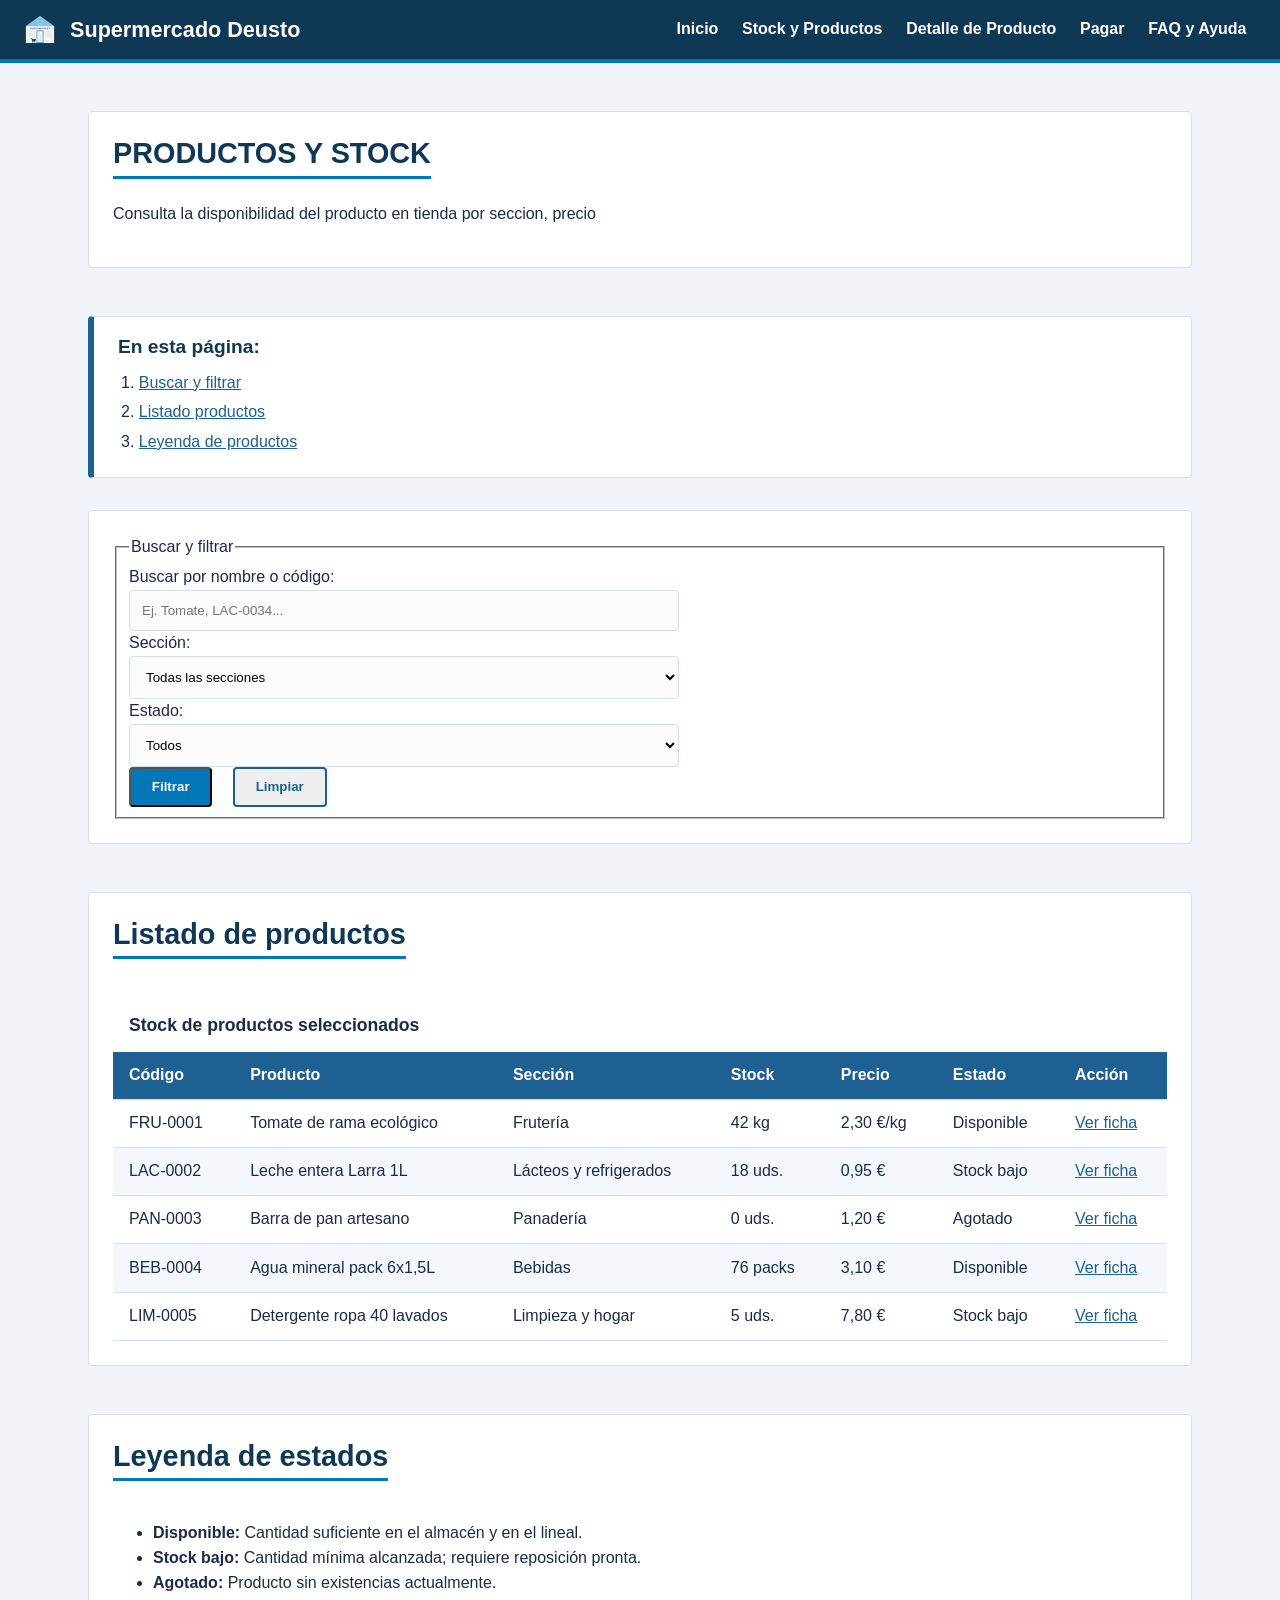
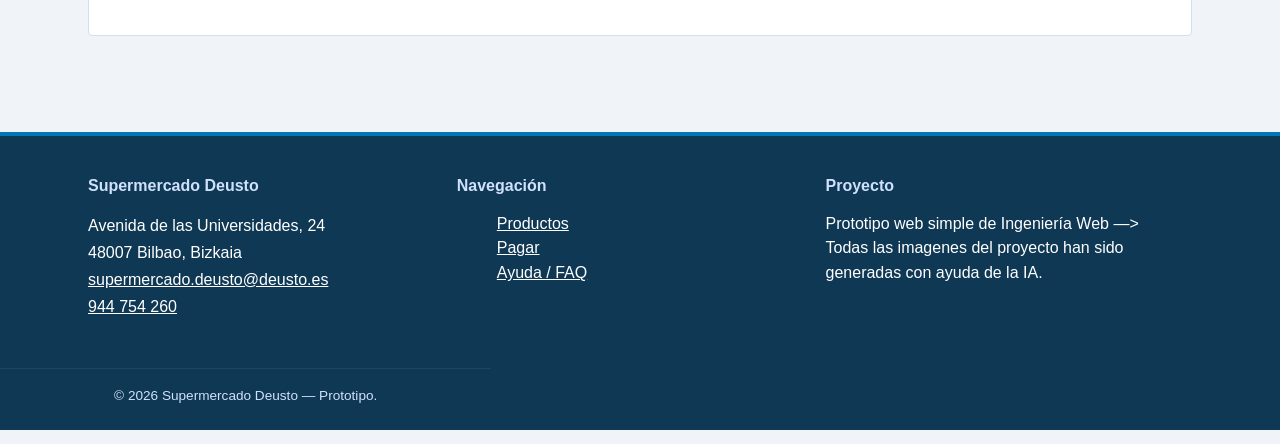
<file: productos.html>
<!DOCTYPE html>
<html lang="es">
    <head>
        <meta charset="UTF-8">
        <meta name="viewport" content="width=device-width, initial-scale=1.0">
        <title>Supermercado Deusto - Stock y Productos</title>
        <link rel="stylesheet" href="styles.css">
        <link rel="icon" href="images/icon.png">
    </head>

    <body>
        <!-- CABECERA DE NAVEGACIÓN GLOBAL -->
        <header id="cabecera-principal" class="cabecera">
            <div class="contenedor-logo">
                <img src="images/icon.png" alt="Logotipo del Supermercado" class="logo">
                <h1 class="titulo">Supermercado Deusto</h1>
            </div>
            
            <nav aria-label="Navegación principal">
                <ul class="menu">
                    <li><a href="index.html">Inicio</a></li>
                    <li><a href="productos.html">Stock y Productos</a></li>
                    <li><a href="detalle-producto.html">Detalle de Producto</a></li>
                    <li><a href="nuevo-pedido.html">Pagar</a></li>
                    <li><a href="ayuda.html">FAQ y Ayuda</a></li>
                </ul>
            </nav>
        </header>

        <main id="contenido">

            <!-- CABECERA DE LA PÁGINA -->
            <section class="box">
                <div class="cabecera-caja">
                    <h2> PRODUCTOS Y STOCK </h2>
                </div>
                <p> Consulta la disponibilidad del producto en tienda por seccion, precio</p>
            </section>

            <!-- ÍNDICE INTERNO -->
            <nav id="indice-pagina" class="menu-pagina">
                <div class="cabecera-caja">
                    <h2> En esta página:</h2>
                </div>
                <ol>
                    <li><a href="#filtros"> Buscar y filtrar</a></li>
                    <li><a href="#listado-productos">Listado productos</a></li>
                    <li><a href="#leyenda-estados"> Leyenda de productos</a></li>
                </ol>
            </nav>

            <!-- FILTROS -->
            <form id="filtros" action="#listado-productos" method="get" class="box">
                <fieldset>
                    <legend>Buscar y filtrar</legend>

                    <label for="buscar">Buscar por nombre o código:</label>
                    <input type="search" id="buscar" name="buscar" placeholder="Ej. Tomate, LAC-0034...">

                    <label for="seccion">Sección:</label>
                    <select id="seccion" name="sec  cion">
                        <option value="">Todas las secciones</option>
                        <option value="fruteria">Frutería</option>
                        <option value="panaderia">Panadería</option>
                        <option value="lacteos">Lácteos y refrigerados</option>
                        <option value="bebidas">Bebidas</option>
                        <option value="limpieza">Limpieza y hogar</option>
                    </select>

                    <label for="estado">Estado:</label>
                    <select id="estado" name="estado">
                        <option value="">Todos</option>
                        <option value="disponible">Disponible</option>
                        <option value="bajo">Stock bajo</option>
                        <option value="agotado">Agotado</option>
                    </select>

                    <div class="form-actions">
                        <button type="submit" class="btn1">Filtrar</button>
                        <button type="reset" class="btn2">Limpiar</button>
                    </div>
                </fieldset>
            </form>

            <!-- TABLA DE PRODUCTOS -->
            <section id="listado-productos" class="box">
                <div class="cabecera-caja">
                    <h2>Listado de productos</h2>
                </div>

                <table>
                    <caption>Stock de productos seleccionados</caption>
                    <thead>
                        <tr>
                            <th>Código</th>
                            <th>Producto</th>
                            <th>Sección</th>
                            <th>Stock</th>
                            <th>Precio</th>
                            <th>Estado</th>
                            <th>Acción</th>
                        </tr>
                    </thead>
                    <tbody>
                        <tr>
                            <td>FRU-0001</td>
                            <td>Tomate de rama ecológico</td>
                            <td>Frutería</td>
                            <td>42 kg</td>
                            <td>2,30 €/kg</td>
                            <td>Disponible</td>
                            <td><a href="detalle-producto.html">Ver ficha</a></td>
                        </tr>
                        <tr>
                            <td>LAC-0002</td>
                            <td>Leche entera Larra 1L</td>
                            <td>Lácteos y refrigerados</td>
                            <td>18 uds.</td>
                            <td>0,95 €</td>
                            <td>Stock bajo</td>
                            <td><a href="detalle-producto.html">Ver ficha</a></td>
                        </tr>
                        <tr>
                            <td>PAN-0003</td>
                            <td>Barra de pan artesano</td>
                            <td>Panadería</td>
                            <td>0 uds.</td>
                            <td>1,20 €</td>
                            <td>Agotado</td>
                            <td><a href="detalle-producto.html">Ver ficha</a></td>
                        </tr>
                        <tr>
                            <td>BEB-0004</td>
                            <td>Agua mineral pack 6x1,5L</td>
                            <td>Bebidas</td>
                            <td>76 packs</td>
                            <td>3,10 €</td>
                            <td>Disponible</td>
                            <td><a href="detalle-producto.html">Ver ficha</a></td>
                        </tr>
                        <tr>
                            <td>LIM-0005</td>
                            <td>Detergente ropa 40 lavados</td>
                            <td>Limpieza y hogar</td>
                            <td>5 uds.</td>
                            <td>7,80 €</td>
                            <td>Stock bajo</td>
                            <td><a href="detalle-producto.html">Ver ficha</a></td>
                        </tr>
                    </tbody>
                </table>
            </section>

            <!--LEYENDA DE ESTADOS-->
            <section id="leyenda-estados" class="box">
                <div class="cabecera-caja">
                    <h2>Leyenda de estados</h2>
                </div>
                <ul>
                    <li><strong>Disponible:</strong> Cantidad suficiente en el almacén y en el lineal.</li>
                    <li><strong>Stock bajo:</strong> Cantidad mínima alcanzada; requiere reposición pronta.</li>
                    <li><strong>Agotado:</strong> Producto sin existencias actualmente.</li>
                </ul>
            </section>
        </main>

        <!-- FOOTER -->
        <!--FOOTER-->
    <footer id="site-footer">
        <div class="contenedor-bottom">
          <div>
            <h3>Supermercado Deusto</h3>
              <address style="font-style: normal; margin-top: 0.5rem;">
              Avenida de las Universidades, 24<br>
              48007 Bilbao, Bizkaia<br>
                <a href="mailto:supermercado.deusto@deusto.es">supermercado.deusto@deusto.es</a><br>
                <a href="tel:+944754260">944&nbsp;754&nbsp;260</a>
              </address>
          </div>
        <div>
          <h3>Navegación</h3>
            <ul style="list-style: none; margin-top: 0.5rem;">
              <li><a href="productos.html">Productos</a></li>
              <li><a href="pagar.html">Pagar</a></li>
              <li><a href="ayuda.html">Ayuda / FAQ</a></li>
            </ul>
        </div>
          <div>
            <h3>Proyecto</h3>
              <p class="text-soft" style="margin-top: 0.5rem;">Prototipo web simple de Ingeniería Web —> Todas las imagenes del proyecto han sido generadas con ayuda de la IA.</p>
          </div>
        </div>
        <p class="footer-bottom">&copy; <time datetime="2026">2026</time> Supermercado Deusto — Prototipo.</p>
      </footer>
    </body>
</html>
</file>
<file: styles.css>
/* Reset Base -->  CON AYUDA DE LA IA*/ 
*, *::before, *::after { box-sizing: border-box; }
html { scroll-behavior: smooth; }

body {
  margin: 0;
  background-color: #F0F4F8;
  color: #1B2A4A;
  font-family: "Inter", "Segoe UI", Arial, sans-serif;
  line-height: 1.55;
}

h1, h2, h3, h4 {
  font-family: "Poppins", "Segoe UI", sans-serif;
  color: #0F3854;
  line-height: 1.2;
  margin-top: 0;
}
h1 {
  font-size: 2.6rem;
}
h2 {
  font-size: 1.8rem;
  border-bottom: 3px solid #0077B6;
  padding-bottom: 0.3rem;
  display: inline-block;
}
h3 {
  font-size: 1.25rem;
}
p {
  max-width: 65ch;
  margin-top: 0;
}
a {
  color: #1E6091;
}
a:hover { color: #0077B6; }
img { max-width: 100%; height: auto; display: block; }
address { font-style: normal; line-height: 1.7; }

/* Envoltorios */
.contenedor, .contenerdor, .contenedor-bottom, main#contenido {
  max-width: 72rem;
  margin: 0 auto;
}
main#contenido {
  padding: 0 1.5rem 3rem;
}
section {
  margin: 3rem 0;
}

#cabecera-principal {
  background: #0F3854;
  color: #fff;
  border-bottom: 4px solid #0077B6;
  padding: 0.85rem 1.5rem;
}

.contenedor-logo, nav[aria-label="Navegación principal"] {
  display: inline-block;
  vertical-align: middle;
}
.contenedor-logo { width: 45%; }
nav[aria-label="Navegación principal"] { width: 54%; text-align: right; }

.contenedor-logo img.logo, .contenedor-logo h1.titulo {
  display: inline-block;
  vertical-align: middle;
}
.contenedor-logo img.logo { height: 32px; width: auto; }
.contenedor-logo h1.titulo { margin: 0 0 0 0.6rem; font-size: 1.35rem; color: #fff; }

.menu { list-style: none; margin: 0; padding: 0; }
.menu li { display: inline-block; margin-left: 1rem; }
.menu a {
  color: #fff;
  text-decoration: none;
  font-weight: 600;
  padding: 0.3rem 0.1rem;
  border-bottom: 2px solid transparent;
}
.menu a:hover, .menu a.enlace-activo { border-color: #D0E1FD; }

.presentacion {
  background: linear-gradient(180deg, #E2EEF9 0%, #F0F4F8 100%);
  border-bottom: 1px solid #D1E0EE;
  padding: 3rem 1.5rem;
}

.texto-inicio, .imagen {
  display: inline-block;
  vertical-align: top;
}
.texto-inicio { width: 54%; padding-right: 2rem; }
.imagen { width: 45%; }

.botones { margin-top: 1.5rem; }
.btn1, .btn2 {
  display: inline-block;
  padding: 0.65rem 1.3rem;
  border-radius: 4px;
  text-decoration: none;
  font-weight: 700;
  margin-right: 1rem;
}
.btn1 { background: #0077B6; color: #fff; }
.btn1:hover { background: #0F3854; }
.btn2 { border: 2px solid #1E6091; color: #1E6091; }
.btn2:hover { background: #1E6091; color: #fff; }

.menu-pagina {
  background: #FFFFFF;
  border: 1px solid #D1E0EE;
  border-left: 6px solid #1E6091;
  border-radius: 4px;
  padding: 1.1rem 1.5rem;
  margin: 2rem 0;
}
.menu-pagina h2 {
  font-size: 1.2rem; border-bottom: none; margin-bottom: 0.5rem;
}
.menu-pagina ol { margin: 0; padding-left: 1.3rem; }
.menu-pagina li { margin-bottom: 0.3rem; }

.box {
  background: #FFFFFF;
  border: 1px solid #D1E0EE;
  border-radius: 4px;
  padding: 1.5rem;
}
.box address, .contacto-imagen {
  display: inline-block;
  vertical-align: top;
}
.box address {
  width: 58%;
}
.contacto-imagen {
  width: 38%; margin-left: 3%;
}
.contacto-imagen img {
  border-radius: 4px;
}

.cart-sections {
  display: inline-block;
  vertical-align: top;
  width: 18%;
  margin: 0 1.5% 1.5rem 0;
  background: #FFFFFF;
  border: 1px solid #D1E0EE;
  padding: 1rem;
  border-radius: 4px;
}

form, .form-comentario {
  margin-top: 1.5rem;
}
.campo {
  margin-bottom: 1rem;
}
.campo label {
  display: block; font-weight: bold; margin-bottom: 0.5rem; color: #0F3854;
}

.opcion-radio input {
  display: inline !important;
  width: auto !important;
}

.opcion-checkbox input {
  display: inline !important;
  width: auto !important;
}

.campo input, .campo textarea, form input, form select {
  display: block;
  width: 100%;
  max-width: 550px;
  padding: 0.75rem;
  border: 1px solid #D1E0EE;
  border-radius: 4px;
  font-family: "Inter", "Segoe UI", Arial, sans-serif;
  background-color: #FAFCFE;
}

caption {
  text-align: left; font-size: 1.1rem; font-weight: bold; padding: 0.8rem 1rem;
}
table {
  width: 100%; border-collapse: collapse; background: #FFFFFF; margin-top: 1rem;
}
th, td {
  padding: 0.7rem 1rem; text-align: left; border-bottom: 1px solid #D1E0EE;
}
thead th {
  background: #1E6091; color: #fff;
}
tbody tr:nth-child(even) {
  background: #F4F8FC;
}
tbody tr:hover {
  background: #D0E1FD;
}

#site-footer {
  background: #0F3854;
  color: #fff;
  border-top: 4px solid #0077B6;
}
.contenedor-bottom {
  padding: 2.5rem 1.5rem 1.5rem;
}
.contenedor-bottom > div {
  display: inline-block;
  vertical-align: top;
  width: 31%;
  margin: 0 2% 1.5rem 0;
}

#site-footer h3 {
  color: #D0E1FD; font-size: 1rem;
}

#site-footer a {
  color: #fff;
}

.footer-bottom {
  border-top: 1px solid #1E4663;
  text-align: center;
  padding: 1rem 0 1.5rem;
  font-size: 0.85rem;
  color: #D0E1FD;
}
</file>
